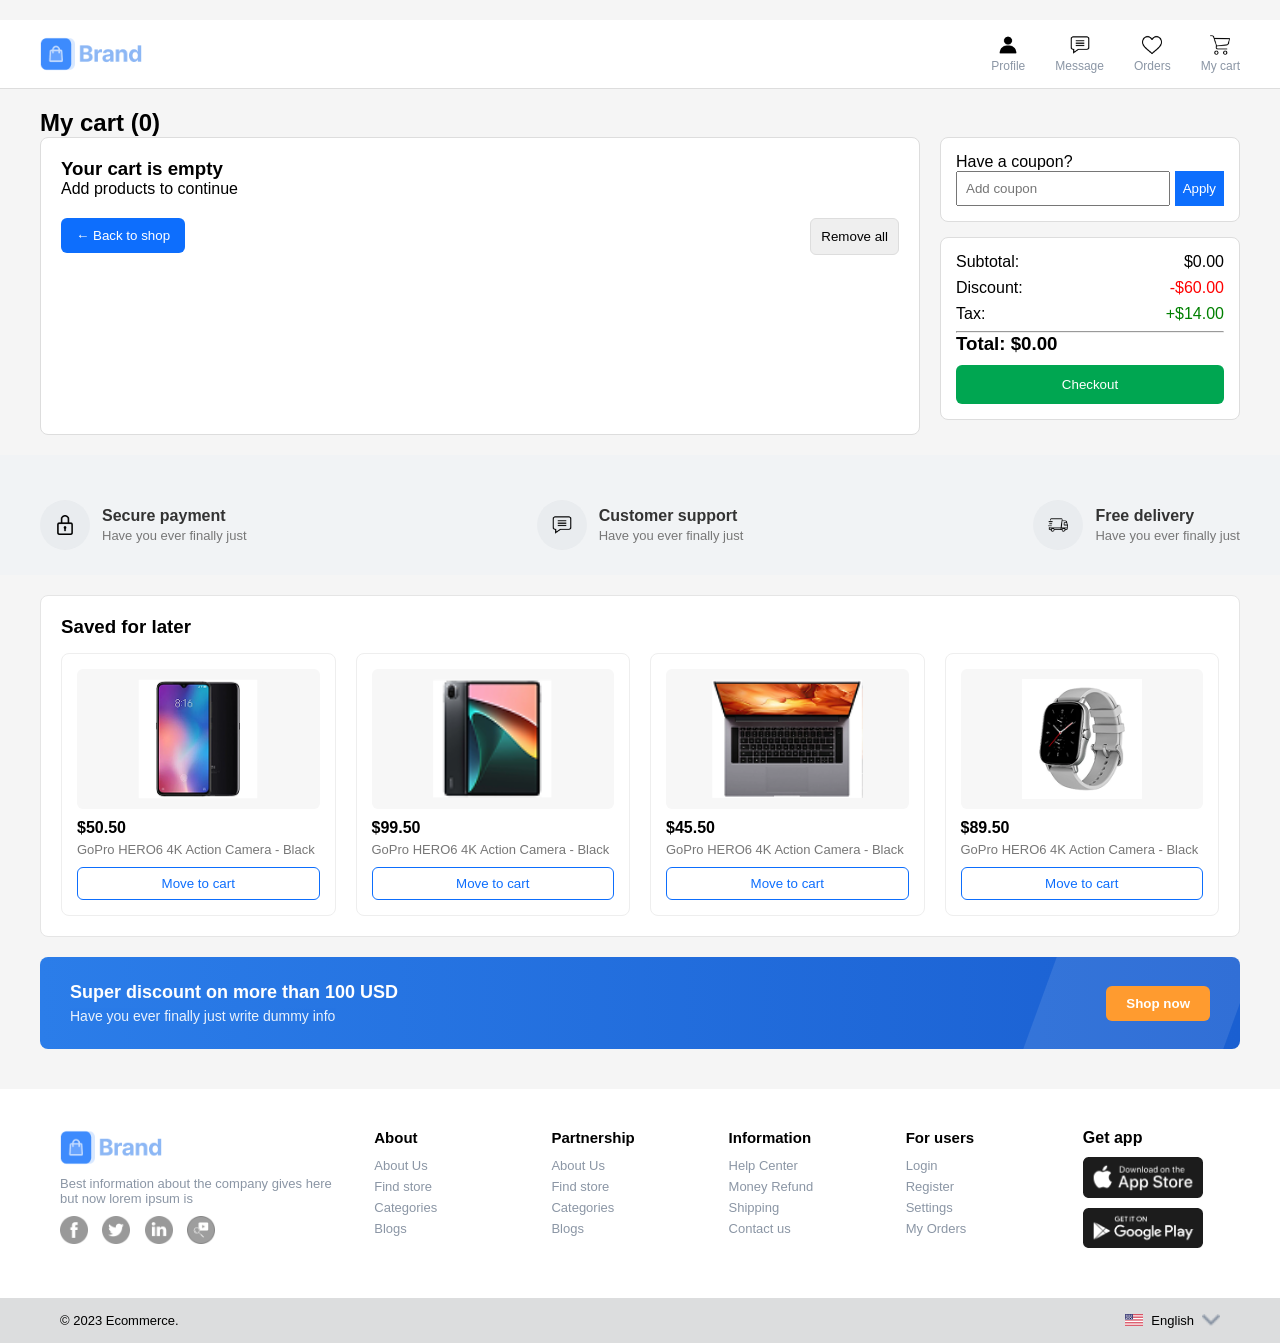
<file: cart.html>
<html lang="en">

<head>
    <meta charset="UTF-8">
    <meta name="viewport" content="width=device-width, initial-scale=1.0">
    <title>Products</title>
    <link rel="stylesheet" href="css/cart.css">
</head>

<body>

    <!-- HEADER -->
    <header class="header">

        <div class="container header-top">

            <!-- BRAND -->
            <div class="brand">
                <img src="assets/assets/Layout/Brand/logo-colored.png">
            </div>

            <!-- ICON MENU -->
            <div class="header-icons">

                <div class="icon-item">
                    <img src="assets/profile.png">
                    <span>Profile</span>
                </div>

                <div class="icon-item">
                    <img src="assets/comment.png">
                    <span>Message</span>
                </div>

                <div class="icon-item">
                    <img src="assets/heart (1).png">
                    <span>Orders</span>
                </div>

                <div class="icon-item">
                    <img src="assets/shopping-cart.png">
                    <span>My cart</span>
                </div>

            </div>

        </div>


    </header>

    <!-- cart -->
    <div class="container">

        <h2>My cart (<span id="cartCount">0</span>)</h2>

        <div class="cart-layout">

            <!-- LEFT SIDE -->
            <div class="cart-left">

                <div id="cartItems"></div>

                <!-- EMPTY -->
                <div id="emptyCart" style="display:none;">
                    <h3>Your cart is empty</h3>
                    <p>Add products to continue</p>

                </div>

                <!-- FOOTER -->
                <div class="cart-footer">
                    <a href="index.html">
                        <button class="back-btn" onclick="goBack()">← Back to shop</button>
                    </a>

                    <button class="remove-all" onclick="clearCart()">Remove all</button>
                </div>

            </div>


            <!-- RIGHT SIDE -->
            <div class="cart-right">

                <div class="coupon-box">
                    <p>Have a coupon?</p>
                    <div class="coupon-input">
                        <input type="text" placeholder="Add coupon">
                        <button>Apply</button>
                    </div>
                </div>

                <div class="summary-box">
                    <p>Subtotal: <span id="subtotal">$0</span></p>
                    <p>Discount: <span class="red">-$60.00</span></p>
                    <p>Tax: <span class="green">+$14.00</span></p>

                    <hr>

                    <h3>Total: <span id="total">$0</span></h3>

                    <button class="checkout-btn">Checkout</button>
                </div>

            </div>

        </div>

    </div>


    <!-- small cards -->
    <section class="features-strip">
        <div class="container features">

            <div class="feature-item">
                <div class="icon">
                    <img src="assets/padlock.png">
                </div>
                <div>
                    <h4>Secure payment</h4>
                    <p>Have you ever finally just</p>
                </div>
            </div>

            <div class="feature-item">
                <div class="icon">
                    <img src="assets/comment.png">
                </div>
                <div>
                    <h4>Customer support</h4>
                    <p>Have you ever finally just</p>
                </div>
            </div>

            <div class="feature-item">
                <div class="icon">
                    <img src="assets/express-delivery.png">
                </div>
                <div>
                    <h4>Free delivery</h4>
                    <p>Have you ever finally just</p>
                </div>
            </div>

        </div>
    </section>

    <!-- 4cardspanel -->
    <section class="saved-section">
        <div class="container">

            <div class="saved-box">

                <h3>Saved for later</h3>

                <div class="saved-grid" id="savedItems">

                    <!-- CARD 1 -->
                    <div class="saved-card">
                        <img src="assets/assets/Image/tech/image 23.png">
                        <h4>$50.50</h4>
                        <p>GoPro HERO6 4K Action Camera - Black</p>
                        <button onclick="moveToCart('GoPro HERO6', 50.50, 'assets/assets/Image/tech/image 23.png')">
                            Move to cart
                        </button>
                    </div>

                    <!-- CARD 2 -->
                    <div class="saved-card">
                        <img src="assets/assets/Image/tech/image 32.png">
                        <h4>$99.50</h4>
                        <p>GoPro HERO6 4K Action Camera - Black</p>
                        <button onclick="moveToCart('GoPro HERO6', 99.50, 'assets/assets/Image/tech/image 32.png')">
                            Move to cart
                        </button>
                    </div>

                    <!-- CARD 3 -->
                    <div class="saved-card">
                        <img src="assets/assets/Image/tech/image 34.png">
                        <h4>$45.50</h4>
                        <p>GoPro HERO6 4K Action Camera - Black</p>
                        <button onclick="moveToCart('GoPro HERO6', 45.50, 'assets/assets/Image/tech/image 34.png')">
                            Move to cart
                        </button>
                    </div>

                    <!-- CARD 4 -->
                    <div class="saved-card">
                        <img src="assets/assets/Image/tech/8.png">
                        <h4>$89.50</h4>
                        <p>GoPro HERO6 4K Action Camera - Black</p>
                        <button onclick="moveToCart('GoPro HERO6', 89.50, 'assets/assets/Image/tech/8.png')">
                            Move to cart
                        </button>
                    </div>

                </div>

            </div>

        </div>
    </section>








    <!-- discount banner -->
    <section class="discount-banner">
        <div class="container">

            <div class="discount-box">

                <div class="discount-text">
                    <h3>Super discount on more than 100 USD</h3>
                    <p>Have you ever finally just write dummy info</p>
                </div>

                <button class="shop-btn">Shop now</button>

            </div>

        </div>
    </section>


    <!-- FOOTER -->

    <footer class="footer">

        <!-- TOP FOOTER -->

        <div class="footer-top">

            <div class="footer-brand">

                <img src="assets/assets/Layout/Brand/logo-colored.png">

                <p>
                    Best information about the company
                    gives here but now lorem ipsum is
                </p>

                <div class="social-icons">

                    <img src="assets/social.png">
                    <img src="assets/twitter.png">
                    <img src="assets/link.png">
                    <img src="assets/youtube.png">

                </div>

            </div>


            <!-- LINKS -->

            <div class="footer-links">

                <h4>About</h4>
                <a>About Us</a>
                <a>Find store</a>
                <a>Categories</a>
                <a>Blogs</a>

            </div>

            <div class="footer-links">

                <h4>Partnership</h4>
                <a>About Us</a>
                <a>Find store</a>
                <a>Categories</a>
                <a>Blogs</a>

            </div>

            <div class="footer-links">

                <h4>Information</h4>
                <a>Help Center</a>
                <a>Money Refund</a>
                <a>Shipping</a>
                <a>Contact us</a>

            </div>

            <div class="footer-links">

                <h4>For users</h4>
                <a>Login</a>
                <a>Register</a>
                <a>Settings</a>
                <a>My Orders</a>

            </div>


            <!-- APP DOWNLOAD -->

            <div class="footer-app">

                <h4>Get app</h4>

                <img src="assets/assets/Layout/Misc/market-button.png">
                <img src="assets/assets/Layout/Misc/Group.png">

            </div>

        </div>


        <!-- BOTTOM BAR -->

        <div class="footer-bottom">

            <p>© 2023 Ecommerce.</p>

            <div class="language-dropdown">

                <div class="language-selected" onclick="toggleLanguage()">

                    <img src="assets/assets/Layout1/Image/flags/US@2x.png">
                    English
                    <img src="assets/assets/Layout/Form/input-group/Icon/control/Vector.png">

                </div>

                <ul id="languageList">

                    <li><img src="assets/assets/Layout1/Image/flags/US@2x.png"> English</li>
                    <li><img src="assets/assets/Layout1/Image/flags/FR@2x.png"> French</li>
                    <li><img src="assets/assets/Layout1/Image/flags/CN@2x.png"> Chinese</li>
                    <li><img src="assets/assets/Layout1/Image/flags/GB@2x.png"> British</li>

                </ul>

            </div>

        </div>

    </footer>



    <script src="js/cart.js"></script>
</body>

</html>
</file>
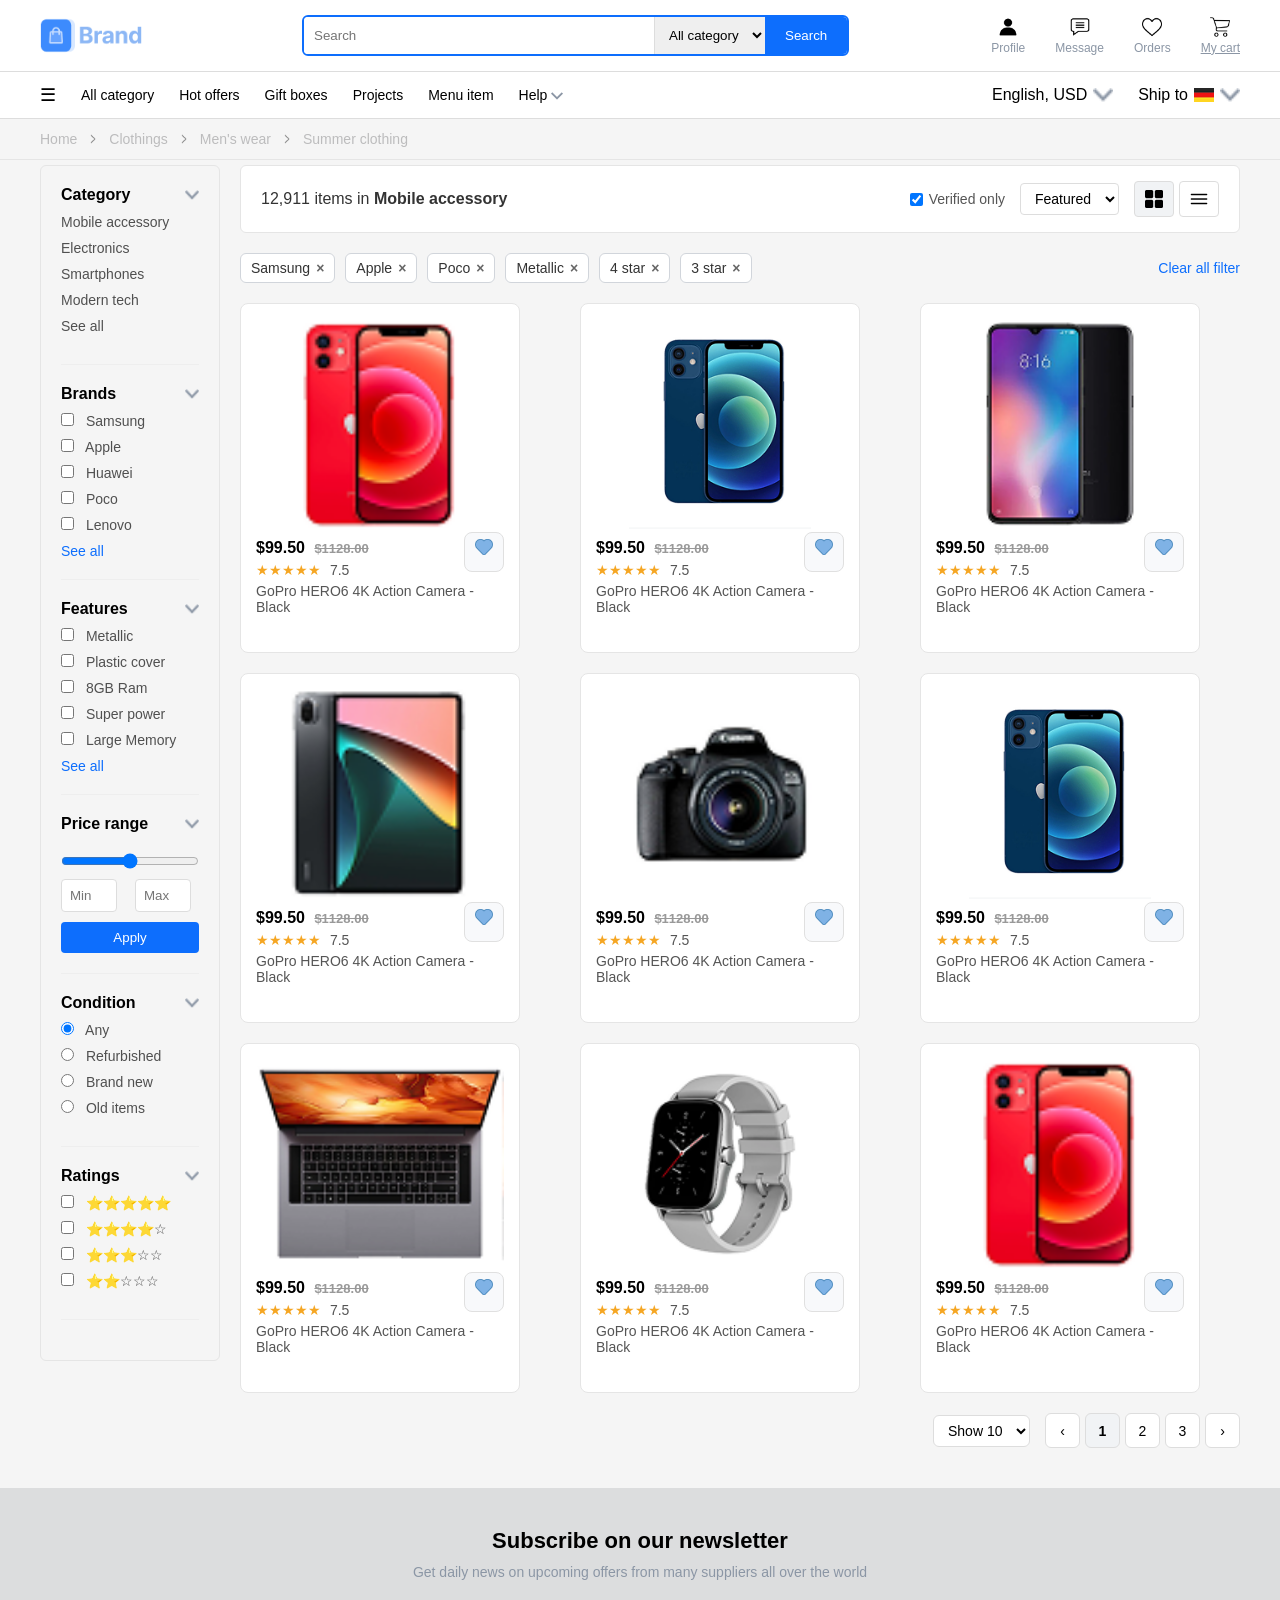
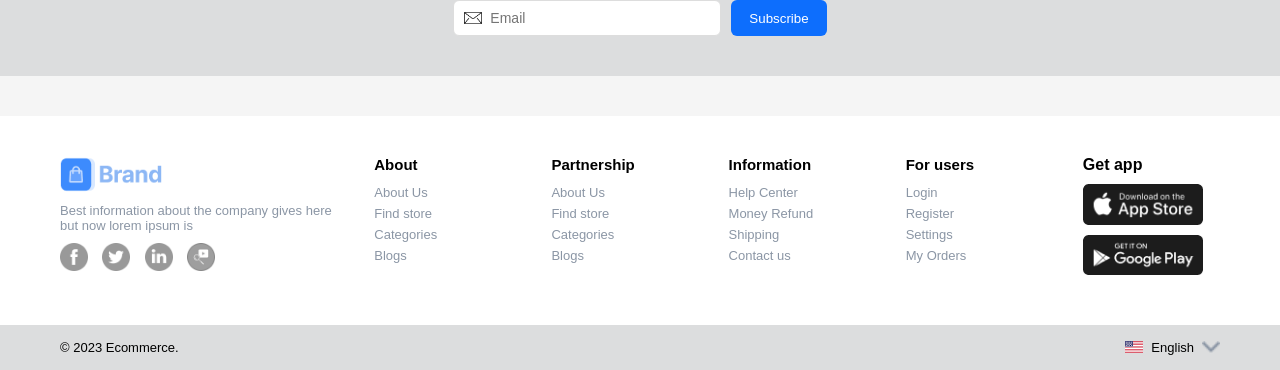
<file: products-grid.html>
<html lang="en">

<head>
    <meta charset="UTF-8">
    <meta name="viewport" content="width=device-width, initial-scale=1.0">
    <title>Products</title>
    <link rel="stylesheet" href="css/products-grid.css">
</head>

<body>

    <!-- HEADER -->
    <header class="header">

        <div class="container header-top">

            <!-- BRAND -->
            <div class="brand">
                <img src="assets/assets/Layout/Brand/logo-colored.png">
            </div>


            <!-- SEARCH BAR -->
            <div class="search-box">

                <input type="text" placeholder="Search">

                <select>
                    <option>All category</option>
                    <option>Electronics</option>
                    <option>Clothes</option>
                </select>

                <button>Search</button>

            </div>


            <!-- ICON MENU -->
            <div class="header-icons">

                <div class="icon-item">
                    <img src="assets/profile.png">
                    <span>Profile</span>
                </div>

                <div class="icon-item">
                    <img src="assets/comment.png">
                    <span>Message</span>
                </div>

                <div class="icon-item">
                    <img src="assets/heart (1).png">
                    <span>Orders</span>
                </div>
                <a href="cart.html" class="icon-item">
                    <img src="assets/shopping-cart.png">
                    <span>My cart</span>
                </a>

            </div>

        </div>


    </header>
    <!-- NAVBAR -->
    <nav class="navbar">

        <div class="container nav-inner">

            <!-- LEFT MENU -->
            <ul class="nav-left">

                <li class="menu-icon">☰</li>
                <li>All category</li>
                <li>Hot offers</li>
                <li>Gift boxes</li>
                <li>Projects</li>
                <li>Menu item</li>

                <li class="help">
                    Help
                    <img src="assets/assets/Layout/Form/input-group/Icon/control/Vector.png">

                    <ul class="help-dropdown">
                        <li>Support</li>
                        <li>FAQ</li>
                        <li>Contact</li>
                    </ul>
                </li>

            </ul>



            <!-- RIGHT MENU -->
            <div class="nav-right">

                <!-- LANGUAGE -->
                <div class="dropdown">

                    <div class="dropdown-btn" onclick="toggleDropdown('languageMenu')">
                        English, USD
                        <img src="assets/assets/Layout/Form/input-group/Icon/control/Vector.png">
                    </div>

                    <ul class="dropdown-menu" id="languageMenu">

                        <li>English</li>
                        <li>Spanish</li>
                        <li>German</li>
                        <li>French</li>

                    </ul>

                </div>


                <!-- COUNTRY -->
                <div class="dropdown">

                    <div class="dropdown-btn" onclick="toggleDropdown('countryMenu')">
                        Ship to <img src="assets/assets/Layout1/Image/flags/DE@2x.png">
                        <img src="assets/assets/Layout/Form/input-group/Icon/control/Vector.png">
                    </div>

                    <ul class="dropdown-menu" id="countryMenu">

                        <li><img src="assets/assets/Layout1/Image/flags/US@2x.png"> USA</li>
                        <li><img src="assets/assets/Layout1/Image/flags/GB@2x.png"> UK</li>
                        <li><img src="assets/assets/Layout1/Image/flags/DE@2x.png"> Germany</li>
                        <li><img src="assets/assets/Layout1/Image/flags/FR@2x.png"> France</li>

                    </ul>

                </div>

            </div>

        </div>

    </nav>


    <!-- BREADCRUMB -->

    <section class="breadcrumb-section">
        <div class="container breadcrumb">

            <a href="index.html">Home</a>

            <img src="assets/chevron.png">

            <a href="products.html">Clothings</a>

            <img src="assets/chevron.png">

            <a href="products.html">Men's wear</a>

            <img src="assets/chevron.png">

            <a>Summer clothing</a>

        </div>
    </section>


    <!-- PRODUCTS PAGE LAYOUT -->
    <section class="products-page">

        <div class="container products-layout">

            <!-- LEFT SIDEBAR -->
            <aside class="filters">

                <!-- CATEGORY -->
                <div class="filter-box">

                    <div class="filter-header" onclick="toggleFilter(this)">
                        <h4>Category</h4>
                        <img src="assets/assets/Layout/Form/input-group/Icon/control/Vector.png" class="arrow">
                    </div>

                    <div class="filter-content">
                        <ul class="category-list">
                            <li>Mobile accessory</li>
                            <li>Electronics</li>
                            <li>Smartphones</li>
                            <li>Modern tech</li>
                            <li class="see-all">See all</li>
                        </ul>
                    </div>

                </div>


                <!-- BRANDS -->
                <div class="filter-box">

                    <div class="filter-header" onclick="toggleFilter(this)">
                        <h4>Brands</h4>
                        <img src="assets/assets/Layout/Form/input-group/Icon/control/Vector.png" class="arrow">
                    </div>

                    <div class="filter-content">
                        <label><input type="checkbox"> Samsung</label>
                        <label><input type="checkbox"> Apple</label>
                        <label><input type="checkbox"> Huawei</label>
                        <label><input type="checkbox"> Poco</label>
                        <label><input type="checkbox"> Lenovo</label>

                        <p class="see-all">See all</p>
                    </div>

                </div>


                <!-- FEATURES -->
                <div class="filter-box">

                    <div class="filter-header" onclick="toggleFilter(this)">
                        <h4>Features</h4>
                        <img src="assets/assets/Layout/Form/input-group/Icon/control/Vector.png" class="arrow">
                    </div>

                    <div class="filter-content">
                        <label><input type="checkbox"> Metallic</label>
                        <label><input type="checkbox"> Plastic cover</label>
                        <label><input type="checkbox"> 8GB Ram</label>
                        <label><input type="checkbox"> Super power</label>
                        <label><input type="checkbox"> Large Memory</label>

                        <p class="see-all">See all</p>
                    </div>

                </div>


                <!-- PRICE RANGE -->
                <div class="filter-box">

                    <div class="filter-header" onclick="toggleFilter(this)">
                        <h4>Price range</h4>
                        <img src="assets/assets/Layout/Form/input-group/Icon/control/Vector.png" class="arrow">
                    </div>

                    <div class="filter-content">

                        <input type="range" min="0" max="1000" class="range">

                        <div class="price-inputs">
                            <input type="text" placeholder="Min">
                            <input type="text" placeholder="Max">
                        </div>

                        <button class="apply-btn">Apply</button>

                    </div>

                </div>


                <!-- CONDITION -->
                <div class="filter-box">

                    <div class="filter-header" onclick="toggleFilter(this)">
                        <h4>Condition</h4>
                        <img src="assets/assets/Layout/Form/input-group/Icon/control/Vector.png" class="arrow">
                    </div>

                    <div class="filter-content">
                        <label><input type="radio" name="condition" checked> Any</label>
                        <label><input type="radio" name="condition"> Refurbished</label>
                        <label><input type="radio" name="condition"> Brand new</label>
                        <label><input type="radio" name="condition"> Old items</label>
                    </div>

                </div>


                <!-- RATINGS -->
                <div class="filter-box">

                    <div class="filter-header" onclick="toggleFilter(this)">
                        <h4>Ratings</h4>
                        <img src="assets/assets/Layout/Form/input-group/Icon/control/Vector.png" class="arrow">
                    </div>

                    <div class="filter-content">
                        <label><input type="checkbox"> ⭐⭐⭐⭐⭐</label>
                        <label><input type="checkbox"> ⭐⭐⭐⭐☆</label>
                        <label><input type="checkbox"> ⭐⭐⭐☆☆</label>
                        <label><input type="checkbox"> ⭐⭐☆☆☆</label>
                    </div>

                </div>

            </aside>


            <!-- RIGHT CONTENT -->
            <div class="products-content">

                <!-- PRODUCTS TOP BAR -->
                <div class="products-topbar">

                    <div class="items-count">
                        12,911 items in <b>Mobile accessory</b>
                    </div>

                    <div class="topbar-actions">

                        <label class="verified-check">
                            <input type="checkbox" checked>
                            Verified only
                        </label>

                        <select class="sort-select">
                            <option>Featured</option>
                        </select>

                        <div class="view-icons">
                            <button id="gridBtn" class="view-btn active">
                                <img src="assets/grid.png">
                            </button>


                            <a id="listBtn" class="view-btn" href="products-list.html">
                                <img src="assets/list.png">
                            </a>

                        </div>

                    </div>

                </div>

                <div class="active-filters">

                    <div class="filter-tags">

                        <span class="tag">Samsung <span class="remove">×</span></span>
                        <span class="tag">Apple <span class="remove">×</span></span>
                        <span class="tag">Poco <span class="remove">×</span></span>
                        <span class="tag">Metallic <span class="remove">×</span></span>
                        <span class="tag">4 star <span class="remove">×</span></span>
                        <span class="tag">3 star <span class="remove">×</span></span>

                    </div>

                    <a href="#" class="clear-all">Clear all filter</a>

                </div>

                <!-- GRID PRODUCTS -->
                <div class="grid-products">

                    <!-- ROW 1 -->
                    <div class="grid-card">
                        <img src="assets/assets/Image/tech/image 33.png">
                        <h4>$99.50 <span>$1128.00</span></h4>
                        <div class="stars">★★★★★ <span>7.5</span></div>
                        <p>GoPro HERO6 4K Action Camera - Black</p>
                        <button class="wish">
                            <img src="assets/heart.png">
                        </button>
                    </div>

                    <div class="grid-card">
                        <img src="assets/iphone.png">
                        <h4>$99.50 <span>$1128.00</span></h4>
                        <div class="stars">★★★★★ <span>7.5</span></div>
                        <p>GoPro HERO6 4K Action Camera - Black</p>
                        <button class="wish">
                            <img src="assets/heart.png">
                        </button>
                    </div>

                    <div class="grid-card">
                        <img src="assets/assets/Image/tech/image 23.png">
                        <h4>$99.50 <span>$1128.00</span></h4>
                        <div class="stars">★★★★★ <span>7.5</span></div>
                        <p>GoPro HERO6 4K Action Camera - Black</p>
                        <button class="wish">
                            <img src="assets/heart.png">
                        </button>
                    </div>


                    <!-- ROW 2 -->
                    <div class="grid-card">
                        <img src="assets/assets/Image/tech/image 32.png">
                        <h4>$99.50 <span>$1128.00</span></h4>
                        <div class="stars">★★★★★ <span>7.5</span></div>
                        <p>GoPro HERO6 4K Action Camera - Black</p>
                        <button class="wish">
                            <img src="assets/heart.png">
                        </button>
                    </div>

                    <div class="grid-card">
                        <img src="assets/assets/Image/tech/6.png">
                        <h4>$99.50 <span>$1128.00</span></h4>
                        <div class="stars">★★★★★ <span>7.5</span></div>
                        <p>GoPro HERO6 4K Action Camera - Black</p>
                        <button class="wish">
                            <img src="assets/heart.png">
                        </button>
                    </div>

                    <div class="grid-card">
                        <img src="assets/iphone.png">
                        <h4>$99.50 <span>$1128.00</span></h4>
                        <div class="stars">★★★★★ <span>7.5</span></div>
                        <p>GoPro HERO6 4K Action Camera - Black</p>
                        <button class="wish">
                            <img src="assets/heart.png">
                        </button>
                    </div>


                    <!-- ROW 3 -->
                    <div class="grid-card">
                        <img src="assets/assets/Image/tech/image 34.png">
                        <h4>$99.50 <span>$1128.00</span></h4>
                        <div class="stars">★★★★★ <span>7.5</span></div>
                        <p>GoPro HERO6 4K Action Camera - Black</p>
                        <button class="wish">
                            <img src="assets/heart.png">
                        </button>
                    </div>

                    <div class="grid-card">
                        <img src="assets/assets/Image/tech/8.png">
                        <h4>$99.50 <span>$1128.00</span></h4>
                        <div class="stars">★★★★★ <span>7.5</span></div>
                        <p>GoPro HERO6 4K Action Camera - Black</p>
                        <button class="wish">
                            <img src="assets/heart.png">
                        </button>
                    </div>

                    <div class="grid-card">
                        <img src="assets/assets/Image/tech/image 33.png">
                        <h4>$99.50 <span>$1128.00</span></h4>
                        <div class="stars">★★★★★ <span>7.5</span></div>
                        <p>GoPro HERO6 4K Action Camera - Black</p>
                        <button class="wish">
                            <img src="assets/heart.png">
                        </button>
                    </div>

                </div>

                <!-- Pagination -->

                <div class="products-pagination">

                    <select class="show-select">
                        <option>Show 10</option>
                        <option>Show 20</option>
                        <option>Show 50</option>
                    </select>

                    <div class="pagination">

                        <button class="page-btn">‹</button>

                        <button class="page-btn active">1</button>
                        <button class="page-btn">2</button>
                        <button class="page-btn">3</button>

                        <button class="page-btn">›</button>

                    </div>

                </div>


            </div>

        </div>


    </section>


    <!-- NEWSLETTER SECTION -->

    <section class="newsletter">

        <div class="container newsletter-box">

            <h2>Subscribe on our newsletter</h2>

            <p>
                Get daily news on upcoming offers from many suppliers all over the world
            </p>

            <div class="subscribe-form">

                <div class="email-input">

                    <img src="assets/mail.png">

                    <input type="email" placeholder="Email">

                </div>

                <button>Subscribe</button>

            </div>

        </div>

    </section>


    <!-- FOOTER -->

    <footer class="footer">

        <!-- TOP FOOTER -->

        <div class="footer-top">

            <div class="footer-brand">

                <img src="assets/assets/Layout/Brand/logo-colored.png">

                <p>
                    Best information about the company
                    gives here but now lorem ipsum is
                </p>

                <div class="social-icons">

                    <img src="assets/social.png">
                    <img src="assets/twitter.png">
                    <img src="assets/link.png">
                    <img src="assets/youtube.png">

                </div>

            </div>


            <!-- LINKS -->

            <div class="footer-links">

                <h4>About</h4>
                <a>About Us</a>
                <a>Find store</a>
                <a>Categories</a>
                <a>Blogs</a>

            </div>

            <div class="footer-links">

                <h4>Partnership</h4>
                <a>About Us</a>
                <a>Find store</a>
                <a>Categories</a>
                <a>Blogs</a>

            </div>

            <div class="footer-links">

                <h4>Information</h4>
                <a>Help Center</a>
                <a>Money Refund</a>
                <a>Shipping</a>
                <a>Contact us</a>

            </div>

            <div class="footer-links">

                <h4>For users</h4>
                <a>Login</a>
                <a>Register</a>
                <a>Settings</a>
                <a>My Orders</a>

            </div>


            <!-- APP DOWNLOAD -->

            <div class="footer-app">

                <h4>Get app</h4>

                <img src="assets/assets/Layout/Misc/market-button.png">
                <img src="assets/assets/Layout/Misc/Group.png">

            </div>

        </div>


        <!-- BOTTOM BAR -->

        <div class="footer-bottom">

            <p>© 2023 Ecommerce.</p>

            <div class="language-dropdown">

                <div class="language-selected" onclick="toggleLanguage()">

                    <img src="assets/assets/Layout1/Image/flags/US@2x.png">
                    English
                    <img src="assets/assets/Layout/Form/input-group/Icon/control/Vector.png">

                </div>

                <ul id="languageList">

                    <li><img src="assets/assets/Layout1/Image/flags/US@2x.png"> English</li>
                    <li><img src="assets/assets/Layout1/Image/flags/FR@2x.png"> French</li>
                    <li><img src="assets/assets/Layout1/Image/flags/CN@2x.png"> Chinese</li>
                    <li><img src="assets/assets/Layout1/Image/flags/GB@2x.png"> British</li>

                </ul>

            </div>

        </div>

    </footer>




    <script src="js/script.js"></script>
</body>

</html>
</file>
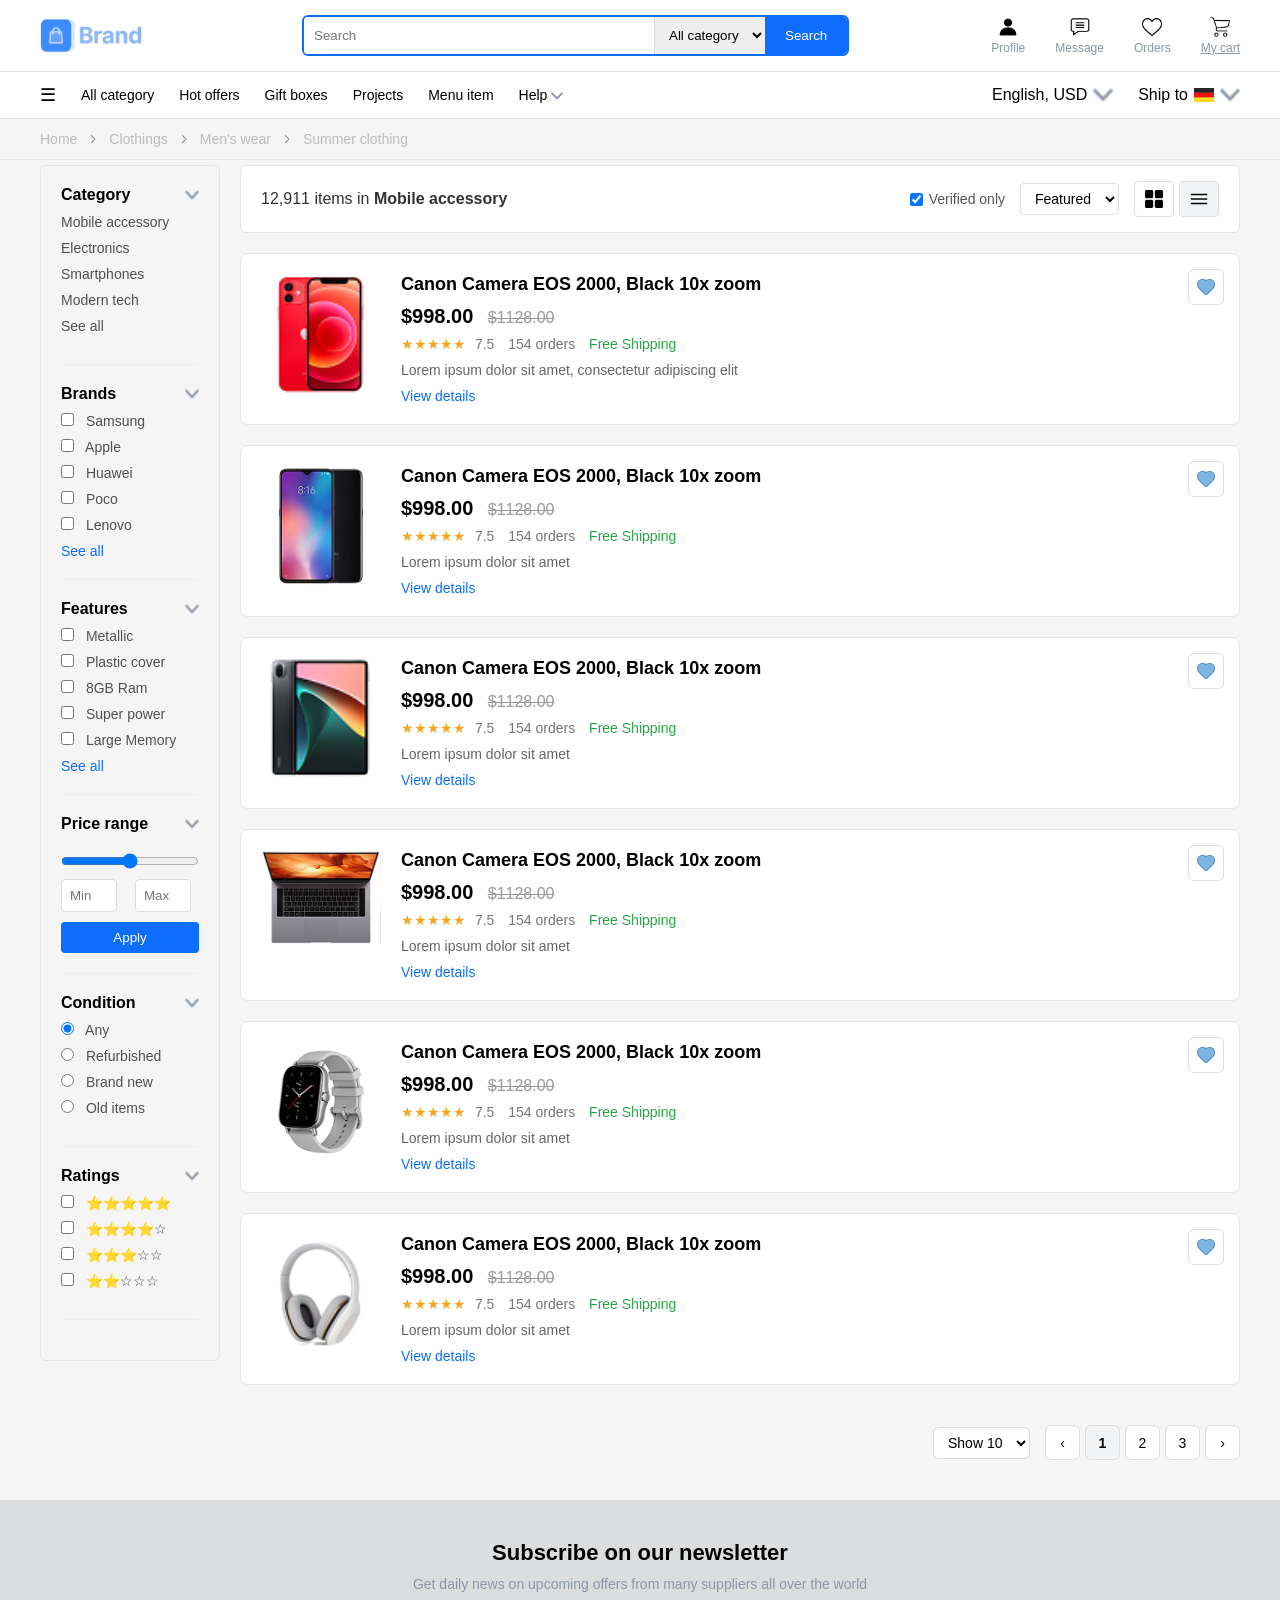
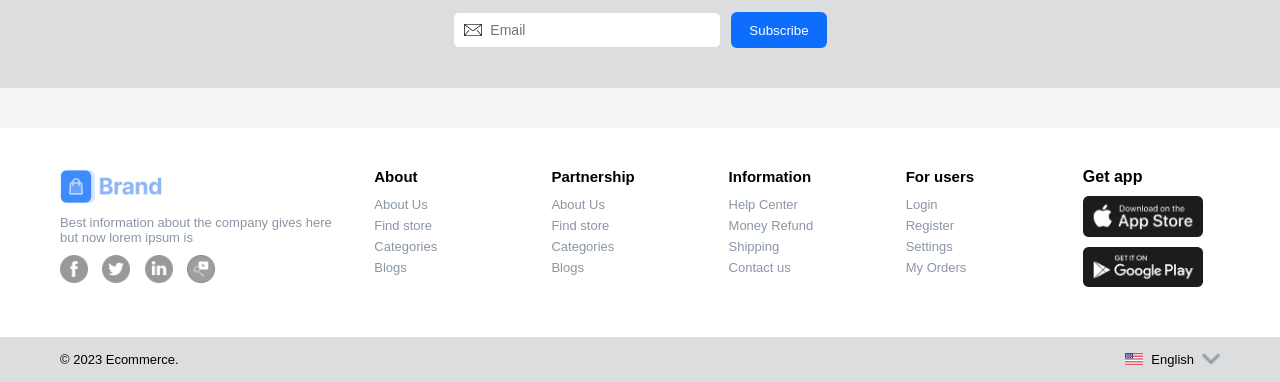
<file: products-list.html>
<html lang="en">

<head>
    <meta charset="UTF-8">
    <meta name="viewport" content="width=device-width, initial-scale=1.0">
    <title>Products</title>
    <link rel="stylesheet" href="css/products-list.css">
</head>

<body>

    <!-- HEADER -->
    <header class="header">

        <div class="container header-top">

            <!-- BRAND -->
            <div class="brand">
                <img src="assets/assets/Layout/Brand/logo-colored.png">
            </div>


            <!-- SEARCH BAR -->
            <div class="search-box">

                <input type="text" placeholder="Search">

                <select>
                    <option>All category</option>
                    <option>Electronics</option>
                    <option>Clothes</option>
                </select>

                <button>Search</button>

            </div>


            <!-- ICON MENU -->
            <div class="header-icons">

                <div class="icon-item">
                    <img src="assets/profile.png">
                    <span>Profile</span>
                </div>

                <div class="icon-item">
                    <img src="assets/comment.png">
                    <span>Message</span>
                </div>

                <div class="icon-item">
                    <img src="assets/heart (1).png">
                    <span>Orders</span>
                </div>

                <a href="cart.html" class="icon-item">
                    <img src="assets/shopping-cart.png">
                    <span>My cart</span>
                </a>

            </div>

        </div>


    </header>
    <!-- NAVBAR -->
    <nav class="navbar">

        <div class="container nav-inner">

            <!-- LEFT MENU -->
            <ul class="nav-left">

                <li class="menu-icon">☰</li>
                <li>All category</li>
                <li>Hot offers</li>
                <li>Gift boxes</li>
                <li>Projects</li>
                <li>Menu item</li>

                <li class="help">
                    Help
                    <img src="assets/assets/Layout/Form/input-group/Icon/control/Vector.png">

                    <ul class="help-dropdown">
                        <li>Support</li>
                        <li>FAQ</li>
                        <li>Contact</li>
                    </ul>
                </li>

            </ul>



            <!-- RIGHT MENU -->
            <div class="nav-right">

                <!-- LANGUAGE -->
                <div class="dropdown">

                    <div class="dropdown-btn" onclick="toggleDropdown('languageMenu')">
                        English, USD
                        <img src="assets/assets/Layout/Form/input-group/Icon/control/Vector.png">
                    </div>

                    <ul class="dropdown-menu" id="languageMenu">

                        <li>English</li>
                        <li>Spanish</li>
                        <li>German</li>
                        <li>French</li>

                    </ul>

                </div>


                <!-- COUNTRY -->
                <div class="dropdown">

                    <div class="dropdown-btn" onclick="toggleDropdown('countryMenu')">
                        Ship to <img src="assets/assets/Layout1/Image/flags/DE@2x.png">
                        <img src="assets/assets/Layout/Form/input-group/Icon/control/Vector.png">
                    </div>

                    <ul class="dropdown-menu" id="countryMenu">

                        <li><img src="assets/assets/Layout1/Image/flags/US@2x.png"> USA</li>
                        <li><img src="assets/assets/Layout1/Image/flags/GB@2x.png"> UK</li>
                        <li><img src="assets/assets/Layout1/Image/flags/DE@2x.png"> Germany</li>
                        <li><img src="assets/assets/Layout1/Image/flags/FR@2x.png"> France</li>

                    </ul>

                </div>

            </div>

        </div>

    </nav>

    <!-- BREADCRUMB -->

    <section class="breadcrumb-section">
        <div class="container breadcrumb">

            <a href="index.html">Home</a>

            <img src="assets/chevron.png">

            <a href="products.html">Clothings</a>

            <img src="assets/chevron.png">

            <a href="products.html">Men's wear</a>

            <img src="assets/chevron.png">

            <a>Summer clothing</a>

        </div>
    </section>

    <!-- PRODUCTS PAGE LAYOUT -->
    <section class="products-page">

        <div class="container products-layout">

            <!-- LEFT SIDEBAR -->
            <aside class="filters">

                <!-- CATEGORY -->
                <div class="filter-box">

                    <div class="filter-header" onclick="toggleFilter(this)">
                        <h4>Category</h4>
                        <img src="assets/assets/Layout/Form/input-group/Icon/control/Vector.png" class="arrow">
                    </div>

                    <div class="filter-content">
                        <ul class="category-list">
                            <li>Mobile accessory</li>
                            <li>Electronics</li>
                            <li>Smartphones</li>
                            <li>Modern tech</li>
                            <li class="see-all">See all</li>
                        </ul>
                    </div>

                </div>


                <!-- BRANDS -->
                <div class="filter-box">

                    <div class="filter-header" onclick="toggleFilter(this)">
                        <h4>Brands</h4>
                        <img src="assets/assets/Layout/Form/input-group/Icon/control/Vector.png" class="arrow">
                    </div>

                    <div class="filter-content">
                        <label><input type="checkbox"> Samsung</label>
                        <label><input type="checkbox"> Apple</label>
                        <label><input type="checkbox"> Huawei</label>
                        <label><input type="checkbox"> Poco</label>
                        <label><input type="checkbox"> Lenovo</label>

                        <p class="see-all">See all</p>
                    </div>

                </div>


                <!-- FEATURES -->
                <div class="filter-box">

                    <div class="filter-header" onclick="toggleFilter(this)">
                        <h4>Features</h4>
                        <img src="assets/assets/Layout/Form/input-group/Icon/control/Vector.png" class="arrow">
                    </div>

                    <div class="filter-content">
                        <label><input type="checkbox"> Metallic</label>
                        <label><input type="checkbox"> Plastic cover</label>
                        <label><input type="checkbox"> 8GB Ram</label>
                        <label><input type="checkbox"> Super power</label>
                        <label><input type="checkbox"> Large Memory</label>

                        <p class="see-all">See all</p>
                    </div>

                </div>


                <!-- PRICE RANGE -->
                <div class="filter-box">

                    <div class="filter-header" onclick="toggleFilter(this)">
                        <h4>Price range</h4>
                        <img src="assets/assets/Layout/Form/input-group/Icon/control/Vector.png" class="arrow">
                    </div>

                    <div class="filter-content">

                        <input type="range" min="0" max="1000" class="range">

                        <div class="price-inputs">
                            <input type="text" placeholder="Min">
                            <input type="text" placeholder="Max">
                        </div>

                        <button class="apply-btn">Apply</button>

                    </div>

                </div>


                <!-- CONDITION -->
                <div class="filter-box">

                    <div class="filter-header" onclick="toggleFilter(this)">
                        <h4>Condition</h4>
                        <img src="assets/assets/Layout/Form/input-group/Icon/control/Vector.png" class="arrow">
                    </div>

                    <div class="filter-content">
                        <label><input type="radio" name="condition" checked> Any</label>
                        <label><input type="radio" name="condition"> Refurbished</label>
                        <label><input type="radio" name="condition"> Brand new</label>
                        <label><input type="radio" name="condition"> Old items</label>
                    </div>

                </div>


                <!-- RATINGS -->
                <div class="filter-box">

                    <div class="filter-header" onclick="toggleFilter(this)">
                        <h4>Ratings</h4>
                        <img src="assets/assets/Layout/Form/input-group/Icon/control/Vector.png" class="arrow">
                    </div>

                    <div class="filter-content">
                        <label><input type="checkbox"> ⭐⭐⭐⭐⭐</label>
                        <label><input type="checkbox"> ⭐⭐⭐⭐☆</label>
                        <label><input type="checkbox"> ⭐⭐⭐☆☆</label>
                        <label><input type="checkbox"> ⭐⭐☆☆☆</label>
                    </div>

                </div>

            </aside>

            <!-- RIGHT CONTENT -->
            <div class="products-content">

                <!-- PRODUCTS TOP BAR -->
                <div class="products-topbar">

                    <div class="items-count">
                        12,911 items in <b>Mobile accessory</b>
                    </div>

                    <div class="topbar-actions">

                        <label class="verified-check">
                            <input type="checkbox" checked>
                            Verified only
                        </label>

                        <select class="sort-select">
                            <option>Featured</option>
                        </select>

                        <div class="view-icons">
                            <a href="products-grid.html" id="gridBtn" class="view-btn">
                                <img src="assets/grid.png">
                            </a>

                            <button id="listBtn" class="view-btn active">
                                <img src="assets/list.png">
                            </button>
                        </div>

                    </div>

                </div>










                <div class="product-list">



                    <!-- CARD 1 -->
                    <div class="product-card">

                        <img class="product-img" src="assets/assets/Image/tech/image 33.png">

                        <div class="product-info">

                            <h3>Canon Camera EOS 2000, Black 10x zoom</h3>

                            <div class="price">
                                <span class="new-price">$998.00</span>
                                <span class="old-price">$1128.00</span>
                            </div>

                            <div class="rating">
                                <span class="stars">★★★★★</span>
                                <span class="score">7.5</span>
                                <span class="orders">154 orders</span>
                                <span class="shipping">Free Shipping</span>
                            </div>

                            <p class="desc">
                                Lorem ipsum dolor sit amet, consectetur adipiscing elit
                            </p>

                            <a href="javascript:void(0)" class="details"
                                onclick="openProduct('Canon Camera EOS 2000', 998, 'assets/assets/Image/tech/image 33.png')">
                                View details
                            </a>

                        </div>

                        <button class="wish">
                            <img src="assets/heart.png">
                        </button>

                    </div>


                    <!-- CARD 2 -->
                    <div class="product-card">

                        <img class="product-img" src="assets/assets/Image/tech/image 23.png">

                        <div class="product-info">

                            <h3>Canon Camera EOS 2000, Black 10x zoom</h3>

                            <div class="price">
                                <span class="new-price">$998.00</span>
                                <span class="old-price">$1128.00</span>
                            </div>

                            <div class="rating">
                                <span class="stars">★★★★★</span>
                                <span class="score">7.5</span>
                                <span class="orders">154 orders</span>
                                <span class="shipping">Free Shipping</span>
                            </div>

                            <p class="desc">
                                Lorem ipsum dolor sit amet
                            </p>

                            <a href="javascript:void(0)" class="details"
                                onclick="openProduct('Canon Camera EOS 2000', 998, 'assets/assets/Image/tech/image 23.png')">
                                View details
                            </a>

                        </div>

                        <button class="wish">
                            <img src="assets/heart.png">
                        </button>

                    </div>


                    <!-- CARD 3 -->
                    <div class="product-card">

                        <img class="product-img" src="assets/assets/Image/tech/image 32.png">

                        <div class="product-info">

                            <h3>Canon Camera EOS 2000, Black 10x zoom</h3>

                            <div class="price">
                                <span class="new-price">$998.00</span>
                                <span class="old-price">$1128.00</span>
                            </div>

                            <div class="rating">
                                <span class="stars">★★★★★</span>
                                <span class="score">7.5</span>
                                <span class="orders">154 orders</span>
                                <span class="shipping">Free Shipping</span>
                            </div>

                            <p class="desc">
                                Lorem ipsum dolor sit amet
                            </p>

                            <a href="javascript:void(0)" class="details"
                                onclick="openProduct('Canon Camera EOS 2000', 998, 'assets/assets/Image/tech/image 32.png')">
                                View details
                            </a>

                        </div>

                        <button class="wish">
                            <img src="assets/heart.png">
                        </button>

                    </div>


                    <!-- CARD 4 -->
                    <div class="product-card">

                        <img class="product-img" src="assets/assets/Image/tech/image 34.png">

                        <div class="product-info">

                            <h3>Canon Camera EOS 2000, Black 10x zoom</h3>

                            <div class="price">
                                <span class="new-price">$998.00</span>
                                <span class="old-price">$1128.00</span>
                            </div>

                            <div class="rating">
                                <span class="stars">★★★★★</span>
                                <span class="score">7.5</span>
                                <span class="orders">154 orders</span>
                                <span class="shipping">Free Shipping</span>
                            </div>

                            <p class="desc">
                                Lorem ipsum dolor sit amet
                            </p>

                            <a href="javascript:void(0)" class="details"
                                onclick="openProduct('Canon Camera EOS 2000', 998, 'assets/assets/Image/tech/image 34.png')">
                                View details
                            </a>

                        </div>

                        <button class="wish">
                            <img src="assets/heart.png">
                        </button>

                    </div>


                    <!-- CARD 5 -->
                    <div class="product-card">

                        <img class="product-img" src="assets/assets/Image/tech/8.png">

                        <div class="product-info">

                            <h3>Canon Camera EOS 2000, Black 10x zoom</h3>

                            <div class="price">
                                <span class="new-price">$998.00</span>
                                <span class="old-price">$1128.00</span>
                            </div>

                            <div class="rating">
                                <span class="stars">★★★★★</span>
                                <span class="score">7.5</span>
                                <span class="orders">154 orders</span>
                                <span class="shipping">Free Shipping</span>
                            </div>

                            <p class="desc">
                                Lorem ipsum dolor sit amet
                            </p>

                            <a href="javascript:void(0)" class="details"
                                onclick="openProduct('Canon Camera EOS 2000', 998, 'assets/assets/Image/tech/8.png')">
                                View details
                            </a>

                        </div>

                        <button class="wish">
                            <img src="assets/heart.png">
                        </button>

                    </div>


                    <!-- CARD 6 -->
                    <div class="product-card">

                        <img class="product-img" src="assets/assets/Image/tech/image 86.png">

                        <div class="product-info">

                            <h3>Canon Camera EOS 2000, Black 10x zoom</h3>

                            <div class="price">
                                <span class="new-price">$998.00</span>
                                <span class="old-price">$1128.00</span>
                            </div>

                            <div class="rating">
                                <span class="stars">★★★★★</span>
                                <span class="score">7.5</span>
                                <span class="orders">154 orders</span>
                                <span class="shipping">Free Shipping</span>
                            </div>

                            <p class="desc">
                                Lorem ipsum dolor sit amet
                            </p>

                            <a href="javascript:void(0)" class="details"
                                onclick="openProduct('Canon Camera EOS 2000', 998, 'assets/assets/Image/tech/image 86.png')">
                                View details
                            </a>

                        </div>

                        <button class="wish">
                            <img src="assets/heart.png">
                        </button>

                    </div>



                    <!-- Pagination -->

                    <div class="products-pagination">

                        <select class="show-select">
                            <option>Show 10</option>
                            <option>Show 20</option>
                            <option>Show 50</option>
                        </select>

                        <div class="pagination">

                            <button class="page-btn">‹</button>

                            <button class="page-btn active">1</button>
                            <button class="page-btn">2</button>
                            <button class="page-btn">3</button>

                            <button class="page-btn">›</button>

                        </div>

                    </div>


                </div>

            </div>


    </section>






    <!-- NEWSLETTER SECTION -->

    <section class="newsletter">

        <div class="container newsletter-box">

            <h2>Subscribe on our newsletter</h2>

            <p>
                Get daily news on upcoming offers from many suppliers all over the world
            </p>

            <div class="subscribe-form">

                <div class="email-input">

                    <img src="assets/mail.png">

                    <input type="email" placeholder="Email">

                </div>

                <button>Subscribe</button>

            </div>

        </div>

    </section>


    <!-- FOOTER -->

    <footer class="footer">

        <!-- TOP FOOTER -->

        <div class="footer-top">

            <div class="footer-brand">

                <img src="assets/assets/Layout/Brand/logo-colored.png">

                <p>
                    Best information about the company
                    gives here but now lorem ipsum is
                </p>

                <div class="social-icons">

                    <img src="assets/social.png">
                    <img src="assets/twitter.png">
                    <img src="assets/link.png">
                    <img src="assets/youtube.png">

                </div>

            </div>


            <!-- LINKS -->

            <div class="footer-links">

                <h4>About</h4>
                <a>About Us</a>
                <a>Find store</a>
                <a>Categories</a>
                <a>Blogs</a>

            </div>

            <div class="footer-links">

                <h4>Partnership</h4>
                <a>About Us</a>
                <a>Find store</a>
                <a>Categories</a>
                <a>Blogs</a>

            </div>

            <div class="footer-links">

                <h4>Information</h4>
                <a>Help Center</a>
                <a>Money Refund</a>
                <a>Shipping</a>
                <a>Contact us</a>

            </div>

            <div class="footer-links">

                <h4>For users</h4>
                <a>Login</a>
                <a>Register</a>
                <a>Settings</a>
                <a>My Orders</a>

            </div>


            <!-- APP DOWNLOAD -->

            <div class="footer-app">

                <h4>Get app</h4>

                <img src="assets/assets/Layout/Misc/market-button.png">
                <img src="assets/assets/Layout/Misc/Group.png">

            </div>

        </div>


        <!-- BOTTOM BAR -->

        <div class="footer-bottom">

            <p>© 2023 Ecommerce.</p>

            <div class="language-dropdown">

                <div class="language-selected" onclick="toggleLanguage()">

                    <img src="assets/assets/Layout1/Image/flags/US@2x.png">
                    English
                    <img src="assets/assets/Layout/Form/input-group/Icon/control/Vector.png">

                </div>

                <ul id="languageList">

                    <li><img src="assets/assets/Layout1/Image/flags/US@2x.png"> English</li>
                    <li><img src="assets/assets/Layout1/Image/flags/FR@2x.png"> French</li>
                    <li><img src="assets/assets/Layout1/Image/flags/CN@2x.png"> Chinese</li>
                    <li><img src="assets/assets/Layout1/Image/flags/GB@2x.png"> British</li>

                </ul>

            </div>

        </div>

    </footer>


    <script src="js/script.js"></script>
</body>

</html>
</file>
<file: css/cart.css>
* {
    margin: 0;
    padding: 0;
    box-sizing: border-box;
    font-family: Arial;
}

body {
    background: #f5f5f5;
}

.container {
    width: 1200px;
    margin: auto;
}

/* HEADER */

.header {
    background: white;
    border-bottom: 1px solid #ddd;
}

.header-top {
    display: flex;
    align-items: center;
    justify-content: space-between;
    padding: 15px 0;
}


/* BRAND */

.brand {
    display: flex;
    align-items: center;
    gap: 10px;
    font-size: 22px;
    font-weight: 600;
    color: #0d6efd;
}

.brand img {
    width: 120px;
}



/* ICON MENU */

.header-icons {
    display: flex;
    gap: 30px;
}

.icon-item {
    display: flex;
    flex-direction: column;
    align-items: center;
    font-size: 12px;
    color: #8B96A5;
    cursor: pointer;
}

.icon-item img {
    width: 20px;
    margin-bottom: 4px;
}

.icon-item:hover {
    color: #0d6efd;
}


body {
    font-family: Arial;
    background: #f5f5f5;
}

.container {
    width: 1200px;
    margin: auto;
    margin-top: 20px;
}

.cart-layout {
    display: flex;
    gap: 20px;
}

/* LEFT */

.cart-left {
    flex: 1;
    background: white;
    padding: 20px;
    border-radius: 8px;
    border: 1px solid #ddd;
}

/* ITEM */

.cart-item {
    display: flex;
    justify-content: space-between;
    align-items: center;
    border-bottom: 1px solid #eee;
    padding: 15px 0;
}

.cart-info {
    display: flex;
    gap: 15px;
}

.cart-info img {
    width: 70px;
}

.cart-details h4 {
    font-size: 14px;
    margin-bottom: 5px;
}

.cart-details p {
    font-size: 13px;
    color: #777;
}

.cart-actions button {
    margin-right: 10px;
    padding: 5px 10px;
    border-radius: 4px;
    border: none;
    cursor: pointer;
}

.remove-btn {
    background: #ffe5e5;
    color: red;
}

.save-btn {
    background: #eef3ff;
    color: #0d6efd;
}

/* FOOTER */

.cart-footer {
    display: flex;
    justify-content: space-between;
    margin-top: 20px;
}

.back-btn {
    background: #0d6efd;
    color: white;
    padding: 10px 15px;
    border: none;
    border-radius: 6px;
    cursor: pointer;
}

.remove-all {
    border: 1px solid #ddd;
    padding: 10px;
    border-radius: 6px;
    cursor: pointer;
}

/* RIGHT */

.cart-right {
    width: 300px;
}

.coupon-box,
.summary-box {
    background: white;
    padding: 15px;
    border-radius: 8px;
    border: 1px solid #ddd;
    margin-bottom: 15px;
}

.coupon-input {
    display: flex;
    gap: 5px;
}

.coupon-input input {
    flex: 1;
    padding: 8px;
}

.coupon-input button {
    background: #0d6efd;
    color: white;
    border: none;
    padding: 8px;
}

.summary-box p {
    display: flex;
    justify-content: space-between;
    margin-bottom: 8px;
}

.red {
    color: red;
}

.green {
    color: green;
}

.checkout-btn {
    width: 100%;
    background: #00a651;
    color: white;
    padding: 12px;
    border: none;
    border-radius: 6px;
    margin-top: 10px;
    cursor: pointer;
}

/* SECTION */

.features-strip {
    background: #f1f3f5;
    padding: 25px 0;
    margin-top: 20px;
}


/* LAYOUT */

.features {
    display: flex;
    justify-content: space-between;
    /* 🔥 equal spacing */
    align-items: center;
}


/* ITEM */

.feature-item {
    display: flex;
    align-items: center;
    gap: 12px;
    /* space between icon & text */
}


/* ICON CIRCLE */

.icon {
    width: 50px;
    height: 50px;
    background: #e9ecef;
    border-radius: 50%;

    display: flex;
    align-items: center;
    justify-content: center;
}

.icon img {
    width: 20px;
    height: 20px;
}


/* TEXT */

.feature-item h4 {
    font-size: 16px;
    margin-bottom: 3px;
    color: #333;
}

.feature-item p {
    font-size: 13px;
    color: #777;
}


/* SECTION */

.saved-section {
    margin-top: 20px;
}


/* WHITE BOX */

.saved-box {
    background: white;
    border: 1px solid #e5e5e5;
    border-radius: 8px;
    padding: 20px;
}


/* TITLE */

.saved-box h3 {
    margin-bottom: 15px;
}


/* GRID */

.saved-grid {
    display: grid;
    grid-template-columns: repeat(4, 1fr);
    gap: 20px;
}


/* CARD */

.saved-card {
    border: 1px solid #eee;
    border-radius: 8px;
    padding: 15px;
}


/* IMAGE */

.saved-card img {
    width: 100%;
    height: 140px;
    object-fit: contain;
    background: #f7f7f7;
    border-radius: 6px;
    padding: 10px;
    margin-bottom: 10px;
}


/* TEXT */

.saved-card h4 {
    font-size: 16px;
    margin-bottom: 5px;
}

.saved-card p {
    font-size: 13px;
    color: #777;
    margin-bottom: 10px;
}


/* BUTTON */

.saved-card button {
    background: white;
    border: 1px solid #0d6efd;
    color: #0d6efd;
    padding: 8px;
    border-radius: 6px;
    cursor: pointer;
    width: 100%;
}

.saved-card button:hover {
    background: #0d6efd;
    color: white;
}

/* DISCOUT BOX */
/* SECTION */

.discount-banner {
    margin-top: 20px;
}


/* MAIN BOX */

.discount-box {
    background: linear-gradient(90deg, #2b7de9 0%, #1a5fd1 100%);
    border-radius: 8px;
    padding: 25px 30px;

    display: flex;
    justify-content: space-between;
    align-items: center;

    color: white;
    position: relative;
    overflow: hidden;
}


/* RIGHT LIGHT SHAPE */

.discount-box::after {
    content: "";
    position: absolute;
    right: 0;
    top: 0;
    width: 200px;
    height: 100%;

    background: rgba(255, 255, 255, 0.1);
    transform: skewX(-20deg);
}


/* TEXT */

.discount-text h3 {
    font-size: 18px;
    margin-bottom: 5px;
}

.discount-text p {
    font-size: 14px;
    opacity: 0.9;
}


/* BUTTON */

.shop-btn {
    background: #ff9017;
    border: none;
    color: white;

    padding: 10px 20px;
    border-radius: 6px;

    cursor: pointer;
    font-weight: 600;
}

.shop-btn:hover {
    background: #e67e00;
}

/* FOOTER */

.footer {
    margin-top: 40px;
}

/* TOP FOOTER */

.footer-top {
    display: grid;
    grid-template-columns: 2fr 1fr 1fr 1fr 1fr 1fr;
    gap: 40px;

    padding: 40px 60px;
    background: white;
}

.footer-brand img {
    width: 120px;
    margin-bottom: 10px;
}

.footer-brand p {
    font-size: 13px;
    color: #8B96A5;
    margin-bottom: 10px;
}

.social-icons img {
    width: 28px;
    margin-right: 10px;
    cursor: pointer;
}

/* LINKS */

.footer-links {
    display: flex;
    flex-direction: column;
    gap: 6px;
}

.footer-links h4 {
    margin-bottom: 6px;
    font-size: 15px;
}

.footer-links a {
    font-size: 13px;
    color: #8B96A5;
    cursor: pointer;
}

.footer-links a:hover {
    color: #0d6efd;
}

/* APP SECTION */

.footer-app img {
    width: 120px;
    margin-top: 10px;
    cursor: pointer;
}

/* BOTTOM BAR */

.footer-bottom {

    background: #dcddde;

    display: flex;
    justify-content: space-between;
    align-items: center;

    padding: 15px 60px;

    font-size: 13px;
}

/* LANGUAGE DROPDOWN */

.language-dropdown {
    position: relative;
    cursor: pointer;
}

.language-selected {
    display: flex;
    align-items: center;
    gap: 8px;
}

.language-selected img {
    width: 22px;
}

.language-dropdown ul {

    position: absolute;
    right: 0;
    top: 30px;

    background: white;
    border: 1px solid #ddd;
    list-style: none;

    display: none;
    padding: 8px;
    width: 150px;
}

.language-dropdown li {
    display: flex;
    align-items: center;
    gap: 8px;
    padding: 6px;
    font-size: 13px;
}

.language-dropdown li:hover {
    background: #f3f3f3;
}

.language-dropdown img {
    width: 18px;
}


/* newwww */
.cart-item {
    display: flex;
    justify-content: space-between;
    align-items: flex-start;
    border: 1px solid #eee;
    padding: 15px;
    border-radius: 8px;
    margin-bottom: 15px;
    background: #fff;
}

.cart-left-section {
    display: flex;
    gap: 15px;
}

.product-img {
    width: 80px;
    height: 80px;
    object-fit: cover;
    border-radius: 6px;
}

.cart-details h4 {
    margin: 0;
    font-size: 16px;
}

.meta {
    font-size: 13px;
    color: gray;
    margin: 5px 0;
}

.cart-actions {
    margin-top: 10px;
}

.remove-btn {
    background: #fff;
    border: 1px solid red;
    color: red;
    padding: 5px 10px;
    margin-right: 10px;
    cursor: pointer;
    border-radius: 4px;
}

.save-btn {
    background: #fff;
    border: 1px solid #0d6efd;
    color: #0d6efd;
    padding: 5px 10px;
    cursor: pointer;
    border-radius: 4px;
}

.cart-right-section {
    text-align: right;
}

.cart-right-section h3 {
    margin-bottom: 10px;
}

.cart-right-section select {
    padding: 5px;
}
</file>
<file: css/products-grid.css>
* {
    margin: 0;
    padding: 0;
    box-sizing: border-box;
    font-family: Arial;
}

body {
    background: #f5f5f5;
}

.container {
    width: 1200px;
    margin: auto;
}

/* HEADER */

.header {
    background: white;
    border-bottom: 1px solid #ddd;
}

.header-top {
    display: flex;
    align-items: center;
    justify-content: space-between;
    padding: 15px 0;
}


/* BRAND */

.brand {
    display: flex;
    align-items: center;
    gap: 10px;
    font-size: 22px;
    font-weight: 600;
    color: #0d6efd;
}

.brand img {
    width: 120px;
}


/* SEARCH BAR */

.search-box {
    display: flex;
    border: 2px solid #0d6efd;
    border-radius: 6px;
    overflow: hidden;
}

.search-box input {
    width: 350px;
    padding: 10px;
    border: none;
}

.search-box select {
    padding: 10px;
    border: none;
    border-left: 1px solid #ddd;
}

.search-box button {
    background: #0d6efd;
    color: white;
    border: none;
    padding: 10px 20px;
    cursor: pointer;
}


/* ICON MENU */

.header-icons {
    display: flex;
    gap: 30px;
}

.icon-item {
    display: flex;
    flex-direction: column;
    align-items: center;
    font-size: 12px;
    color: #8B96A5;
    cursor: pointer;
}

.icon-item img {
    width: 20px;
    margin-bottom: 4px;
}

.icon-item:hover {
    color: #0d6efd;
}



/* NAVBAR */

.navbar {
    background: white;
    border-bottom: 1px solid #ddd;
}

.nav-inner {
    display: flex;
    justify-content: space-between;
    align-items: center;
    padding: 12px 0;
}


/* LEFT MENU */

.nav-left {
    display: flex;
    align-items: center;
    gap: 25px;
    list-style: none;
    font-size: 14px;
}

.nav-left li {
    cursor: pointer;
}

.nav-left li:hover {
    color: #0d6efd;
}

.menu-icon {
    font-size: 18px;
}


/* HELP DROPDOWN */

.help {
    position: relative;
}

.help-dropdown {
    display: none;
    position: absolute;
    top: 30px;
    background: white;
    border: 1px solid #ddd;
    list-style: none;
    padding: 10px;
    width: 120px;
}

.help:hover .help-dropdown {
    display: block;
}

.help-dropdown li {
    padding: 6px;
    cursor: pointer;
}

.help-dropdown li:hover {
    color: #0d6efd;
}


/* RIGHT MENU */

.nav-right {
    display: flex;
    gap: 25px;
}

.dropdown {
    position: relative;
    cursor: pointer;
}

.dropdown-btn {
    display: flex;
    align-items: center;
    gap: 6px;
}

.dropdown-btn img {
    width: 20px;
}

.dropdown-menu {
    display: none;
    position: absolute;
    top: 30px;
    background: white;
    border: 1px solid #ddd;
    list-style: none;
    width: 150px;
    padding: 10px;
}

.dropdown-menu li {
    padding: 8px;
    display: flex;
    align-items: center;
    gap: 8px;
    cursor: pointer;
}

.dropdown-menu li:hover {
    background: #f2f2f2;
}

.dropdown-menu img {
    width: 18px;
}


/* BREADCRUMB */

.breadcrumb-section {
    background: #F2F4F5;
    padding: 12px 0;
}

.breadcrumb {
    display: flex;
    align-items: center;
    gap: 10px;
    font-size: 14px;
}

.breadcrumb a {
    color: #bcbcbd;
    text-decoration: none;
}

.breadcrumb a:hover {
    color: #0d6efd;
}

.breadcrumb span {
    color: #6B7280;
}

.breadcrumb img {
    width: 12px;
    opacity: 0.6;
}

.breadcrumb-section {
    background: #f5f5f5;
    padding: 12px 0;
    border-bottom: 1px solid #e5e5e5;
}


/* PRODUCTS PAGE LAYOUT */

.products-page {
    margin-top: 5px;
}

/* PAGE LAYOUT */

.products-layout {
    display: flex;
    gap: 20px;
    align-items: flex-start;
}


/* SIDEBAR */

.filters {
    width: 250px;
    padding: 20px;
    border-radius: 6px;
    border: 1px solid #e5e5e5;
}


/* FILTER BOX */

.filter-box {
    border-bottom: 1px solid #eee;
    padding-bottom: 20px;
    margin-bottom: 20px;
}

.filter-box h4 {
    font-size: 16px;
    margin-bottom: 15px;
}


/* CATEGORY */

.category-list {
    list-style: none;
    font-size: 14px;
}

.category-list li {
    margin-bottom: 10px;
    color: #505050;
    cursor: pointer;
}

.category-list li:hover {
    color: #0d6efd;
}


/* CHECKBOX */

.filter-box label {
    display: block;
    margin-bottom: 10px;
    font-size: 14px;
    color: #505050;
    cursor: pointer;
}

.filter-box input {
    margin-right: 8px;
}


/* SEE ALL */

.see-all {
    color: #0d6efd;
    font-size: 14px;
    cursor: pointer;
}


/* PRICE RANGE */

.range {
    width: 100%;
    margin: 10px 0;
}

.price-inputs {
    display: flex;
    gap: 10px;
    margin-bottom: 10px;
}

.price-inputs input {
    width: 100%;
    padding: 8px;
    border: 1px solid #ddd;
    border-radius: 4px;
}


/* APPLY BUTTON */

.apply-btn {
    width: 100%;
    padding: 8px;
    background: #0d6efd;
    color: white;
    border: none;
    border-radius: 4px;
    cursor: pointer;
}


/* FILTER HEADER */

.filter-header {
    display: flex;
    justify-content: space-between;
    align-items: center;
    cursor: pointer;
}

.filter-header h4 {
    margin: 0;
}

/* ARROW */

.arrow {
    width: 14px;
    transition: 0.3s;
}

/* ROTATE WHEN OPEN */

.filter-box.active .arrow {
    transform: rotate(180deg);
}

/* HIDE CONTENT */

.filter-content {
    margin-top: 10px;
}

/* COLLAPSED STATE */

.filter-box.collapsed .filter-content {
    display: none;
}

/* RIGHT SIDE */

.products-content {
    flex: 1;
}


/* PRODUCTS TOP BAR */

.products-topbar {
    width: 1000px;
    background: white;
    border: 1px solid #e5e5e5;
    border-radius: 6px;
    padding: 15px 20px;

    display: flex;
    justify-content: space-between;
    align-items: center;

    margin-bottom: 20px;
}

.items-count {
    font-size: 16px;
    color: #333;
}

.topbar-actions {
    display: flex;
    align-items: center;
    gap: 15px;
}


/* VERIFIED */

.verified-check {
    display: flex;
    align-items: center;
    gap: 6px;
    font-size: 14px;
    color: #555;
}


/* DROPDOWN */

.sort-select {
    padding: 6px 10px;
    border: 1px solid #ddd;
    border-radius: 4px;
    font-size: 14px;
    background: white;
}


/* VIEW ICONS */

.view-icons {
    display: flex;
    gap: 5px;
}

.view-btn {
    width: 40px;
    height: 36px;
    border: 1px solid #ddd;
    background: white;
    border-radius: 4px;
    cursor: pointer;

    display: flex;
    align-items: center;
    justify-content: center;
}

.view-btn img {
    width: 18px;
}

.view-btn.active {
    background: #f1f3f5;
}

/* ACTIVE FILTERS */

.active-filters {
    display: flex;
    justify-content: space-between;
    align-items: center;

    margin-bottom: 20px;
}


/* TAGS */

.filter-tags {
    display: flex;
    gap: 10px;
    flex-wrap: wrap;
}

.tag {
    background: white;
    border: 1px solid #d1d5db;
    padding: 6px 10px;
    border-radius: 6px;
    font-size: 14px;
    color: #333;

    display: flex;
    align-items: center;
    gap: 6px;
}


/* REMOVE (X) */

.remove {
    cursor: pointer;
    font-weight: bold;
    color: #666;
}

.remove:hover {
    color: red;
}


/* CLEAR ALL */

.clear-all {
    color: #0d6efd;
    font-size: 14px;
    text-decoration: none;
}

.clear-all:hover {
    text-decoration: underline;
}

/* GRID PRODUCTS */

.grid-products {
    display: grid;
    grid-template-columns: repeat(3, 1fr);
    gap: 20px;
}


/* CARD */

.grid-card {
    background: white;
    border: 1px solid #e5e5e5;
    border-radius: 8px;
    padding: 15px;
    width: 280;
    height: 350;

    position: relative;
}


/* IMAGE */

.grid-card img {
    width: 100%;
    height: 210px;
    object-fit: contain;
    margin-bottom: 10px;
}


/* PRICE */

.grid-card h4 {
    font-size: 16px;
    margin-bottom: 5px;
}

.grid-card h4 span {
    text-decoration: line-through;
    color: #999;
    font-size: 13px;
    margin-left: 5px;
}


/* STARS */

.stars {
    color: #f5a623;
    font-size: 14px;
    margin-bottom: 5px;
}

.stars span {
    color: #555;
    margin-left: 5px;
}


/* TITLE */

.grid-card p {
    font-size: 14px;
    color: #555;
}


/* WISHLIST */

/* WISHLIST BUTTON */

.wish {
    position: absolute;
    bottom: 80px;
    /* ⬅ move to bottom instead of top */
    right: 15px;

    width: 40px;
    height: 40px;

    background: #f8f9fb;
    /* light grey bg */
    border: 1px solid #e0e0e0;
    border-radius: 8px;

    display: flex;
    align-items: center;
    justify-content: center;

    cursor: pointer;
}


/* ICON INSIDE */

.wish img {
    width: 18px;
}


/* HOVER EFFECT */

.wish:hover {
    background: #e9f2ff;
    border-color: #0d6efd;
}


/* PAGINATION */

.products-pagination {
    display: flex;
    justify-content: flex-end;
    align-items: center;
    gap: 15px;
    margin-top: 20px;
}


/* SHOW SELECT */

.show-select {
    padding: 6px 10px;
    border: 1px solid #ddd;
    border-radius: 6px;
    background: white;
    font-size: 14px;
    cursor: pointer;
}


/* PAGE BUTTONS */

.pagination {
    display: flex;
    gap: 5px;
}

.page-btn {
    width: 35px;
    height: 35px;
    border: 1px solid #ddd;
    background: white;
    border-radius: 6px;
    cursor: pointer;
    font-size: 14px;
}

.page-btn:hover {
    background: #f2f2f2;
}

.page-btn.active {
    background: #f1f3f5;
    font-weight: bold;
}

/* NEWSLETTER SECTION */

.newsletter {
    background: #dcddde;
    margin-top: 40px;
    padding: 40px 0;
}

.newsletter-box {
    text-align: center;
}

.newsletter-box h2 {
    font-size: 22px;
    margin-bottom: 10px;
}

.newsletter-box p {
    color: #8B96A5;
    margin-bottom: 20px;
    font-size: 14px;
}

/* FORM */

.subscribe-form {
    display: flex;
    justify-content: center;
    gap: 10px;
}

/* INPUT WITH ICON */

.email-input {
    display: flex;
    align-items: center;

    background: white;
    border: 1px solid #ddd;
    border-radius: 6px;

    padding: 8px 10px;
    gap: 8px;
}

.email-input img {
    width: 18px;
}

.email-input input {
    border: none;
    outline: none;
    font-size: 14px;
    width: 220px;
}

/* BUTTON */

.subscribe-form button {
    background: #0d6efd;
    color: white;

    border: none;
    padding: 9px 18px;

    border-radius: 6px;
    cursor: pointer;
    font-weight: 500;
}

.subscribe-form button:hover {
    background: #0b5ed7;
}

/* FOOTER */

.footer {
    margin-top: 40px;
}

/* TOP FOOTER */

.footer-top {
    display: grid;
    grid-template-columns: 2fr 1fr 1fr 1fr 1fr 1fr;
    gap: 40px;

    padding: 40px 60px;
    background: white;
}

.footer-brand img {
    width: 120px;
    margin-bottom: 10px;
}

.footer-brand p {
    font-size: 13px;
    color: #8B96A5;
    margin-bottom: 10px;
}

.social-icons img {
    width: 28px;
    margin-right: 10px;
    cursor: pointer;
}

/* LINKS */

.footer-links {
    display: flex;
    flex-direction: column;
    gap: 6px;
}

.footer-links h4 {
    margin-bottom: 6px;
    font-size: 15px;
}

.footer-links a {
    font-size: 13px;
    color: #8B96A5;
    cursor: pointer;
}

.footer-links a:hover {
    color: #0d6efd;
}

/* APP SECTION */

.footer-app img {
    width: 120px;
    margin-top: 10px;
    cursor: pointer;
}

/* BOTTOM BAR */

.footer-bottom {

    background: #dcddde;

    display: flex;
    justify-content: space-between;
    align-items: center;

    padding: 15px 60px;

    font-size: 13px;
}

/* LANGUAGE DROPDOWN */

.language-dropdown {
    position: relative;
    cursor: pointer;
}

.language-selected {
    display: flex;
    align-items: center;
    gap: 8px;
}

.language-selected img {
    width: 22px;
}

.language-dropdown ul {

    position: absolute;
    right: 0;
    top: 30px;

    background: white;
    border: 1px solid #ddd;
    list-style: none;

    display: none;
    padding: 8px;
    width: 150px;
}

.language-dropdown li {
    display: flex;
    align-items: center;
    gap: 8px;
    padding: 6px;
    font-size: 13px;
}

.language-dropdown li:hover {
    background: #f3f3f3;
}

.language-dropdown img {
    width: 18px;
}
</file>
<file: css/products-list.css>
* {
    margin: 0;
    padding: 0;
    box-sizing: border-box;
    font-family: Arial;
}

body {
    background: #f5f5f5;
}

.container {
    width: 1200px;
    margin: auto;
}

/* HEADER */

.header {
    background: white;
    border-bottom: 1px solid #ddd;
}

.header-top {
    display: flex;
    align-items: center;
    justify-content: space-between;
    padding: 15px 0;
}


/* BRAND */

.brand {
    display: flex;
    align-items: center;
    gap: 10px;
    font-size: 22px;
    font-weight: 600;
    color: #0d6efd;
}

.brand img {
    width: 120px;
}


/* SEARCH BAR */

.search-box {
    display: flex;
    border: 2px solid #0d6efd;
    border-radius: 6px;
    overflow: hidden;
}

.search-box input {
    width: 350px;
    padding: 10px;
    border: none;
}

.search-box select {
    padding: 10px;
    border: none;
    border-left: 1px solid #ddd;
}

.search-box button {
    background: #0d6efd;
    color: white;
    border: none;
    padding: 10px 20px;
    cursor: pointer;
}


/* ICON MENU */

.header-icons {
    display: flex;
    gap: 30px;
}

.icon-item {
    display: flex;
    flex-direction: column;
    align-items: center;
    font-size: 12px;
    color: #8B96A5;
    cursor: pointer;
}

.icon-item img {
    width: 20px;
    margin-bottom: 4px;
}

.icon-item:hover {
    color: #0d6efd;
}



/* NAVBAR */

.navbar {
    background: white;
    border-bottom: 1px solid #ddd;
}

.nav-inner {
    display: flex;
    justify-content: space-between;
    align-items: center;
    padding: 12px 0;
}


/* LEFT MENU */

.nav-left {
    display: flex;
    align-items: center;
    gap: 25px;
    list-style: none;
    font-size: 14px;
}

.nav-left li {
    cursor: pointer;
}

.nav-left li:hover {
    color: #0d6efd;
}

.menu-icon {
    font-size: 18px;
}


/* HELP DROPDOWN */

.help {
    position: relative;
}

.help-dropdown {
    display: none;
    position: absolute;
    top: 30px;
    background: white;
    border: 1px solid #ddd;
    list-style: none;
    padding: 10px;
    width: 120px;
}

.help:hover .help-dropdown {
    display: block;
}

.help-dropdown li {
    padding: 6px;
    cursor: pointer;
}

.help-dropdown li:hover {
    color: #0d6efd;
}


/* RIGHT MENU */

.nav-right {
    display: flex;
    gap: 25px;
}

.dropdown {
    position: relative;
    cursor: pointer;
}

.dropdown-btn {
    display: flex;
    align-items: center;
    gap: 6px;
}

.dropdown-btn img {
    width: 20px;
}

.dropdown-menu {
    display: none;
    position: absolute;
    top: 30px;
    background: white;
    border: 1px solid #ddd;
    list-style: none;
    width: 150px;
    padding: 10px;
}

.dropdown-menu li {
    padding: 8px;
    display: flex;
    align-items: center;
    gap: 8px;
    cursor: pointer;
}

.dropdown-menu li:hover {
    background: #f2f2f2;
}

.dropdown-menu img {
    width: 18px;
}

/* BREADCRUMB */

.breadcrumb-section {
    background: #F2F4F5;
    padding: 12px 0;
}

.breadcrumb {
    display: flex;
    align-items: center;
    gap: 10px;
    font-size: 14px;
}

.breadcrumb a {
    color: #bcbcbd;
    text-decoration: none;
}

.breadcrumb a:hover {
    color: #0d6efd;
}

.breadcrumb span {
    color: #6B7280;
}

.breadcrumb img {
    width: 12px;
    opacity: 0.6;
}

.breadcrumb-section {
    background: #f5f5f5;
    padding: 12px 0;
    border-bottom: 1px solid #e5e5e5;
}

/* PRODUCTS PAGE LAYOUT */

.products-page {
    margin-top: 5px;
}

/* PAGE LAYOUT */

.products-layout {
    display: flex;
    gap: 20px;
    align-items: flex-start;
}


/* SIDEBAR */

.filters {
    width: 250px;
    padding: 20px;
    border-radius: 6px;
    border: 1px solid #e5e5e5;
}


/* FILTER BOX */

.filter-box {
    border-bottom: 1px solid #eee;
    padding-bottom: 20px;
    margin-bottom: 20px;
}

.filter-box h4 {
    font-size: 16px;
    margin-bottom: 15px;
}


/* CATEGORY */

.category-list {
    list-style: none;
    font-size: 14px;
}

.category-list li {
    margin-bottom: 10px;
    color: #505050;
    cursor: pointer;
}

.category-list li:hover {
    color: #0d6efd;
}


/* CHECKBOX */

.filter-box label {
    display: block;
    margin-bottom: 10px;
    font-size: 14px;
    color: #505050;
    cursor: pointer;
}

.filter-box input {
    margin-right: 8px;
}


/* SEE ALL */

.see-all {
    color: #0d6efd;
    font-size: 14px;
    cursor: pointer;
}


/* PRICE RANGE */

.range {
    width: 100%;
    margin: 10px 0;
}

.price-inputs {
    display: flex;
    gap: 10px;
    margin-bottom: 10px;
}

.price-inputs input {
    width: 100%;
    padding: 8px;
    border: 1px solid #ddd;
    border-radius: 4px;
}


/* APPLY BUTTON */

.apply-btn {
    width: 100%;
    padding: 8px;
    background: #0d6efd;
    color: white;
    border: none;
    border-radius: 4px;
    cursor: pointer;
}


/* FILTER HEADER */

.filter-header {
    display: flex;
    justify-content: space-between;
    align-items: center;
    cursor: pointer;
}

.filter-header h4 {
    margin: 0;
}

/* ARROW */

.arrow {
    width: 14px;
    transition: 0.3s;
}

/* ROTATE WHEN OPEN */

.filter-box.active .arrow {
    transform: rotate(180deg);
}

/* HIDE CONTENT */

.filter-content {
    margin-top: 10px;
}

/* COLLAPSED STATE */

.filter-box.collapsed .filter-content {
    display: none;
}



/* RIGHT SIDE */

.products-content {
    flex: 1;
}


/* PRODUCTS TOP BAR */

.products-topbar {
    width: 1000px;
    background: white;
    border: 1px solid #e5e5e5;
    border-radius: 6px;
    padding: 15px 20px;

    display: flex;
    justify-content: space-between;
    align-items: center;

    margin-bottom: 20px;
}

.items-count {
    font-size: 16px;
    color: #333;
}

.topbar-actions {
    display: flex;
    align-items: center;
    gap: 15px;
}


/* VERIFIED */

.verified-check {
    display: flex;
    align-items: center;
    gap: 6px;
    font-size: 14px;
    color: #555;
}


/* DROPDOWN */

.sort-select {
    padding: 6px 10px;
    border: 1px solid #ddd;
    border-radius: 4px;
    font-size: 14px;
    background: white;
}


/* VIEW ICONS */

.view-icons {
    display: flex;
    gap: 5px;
}

.view-btn {
    width: 40px;
    height: 36px;
    border: 1px solid #ddd;
    background: white;
    border-radius: 4px;
    cursor: pointer;

    display: flex;
    align-items: center;
    justify-content: center;
}

.view-btn img {
    width: 18px;
}

.view-btn.active {
    background: #f1f3f5;
}







/* PRODUCT LIST */

.product-list {
    display: flex;
    flex-direction: column;
    gap: 20px;
}


/* PRODUCT CARD */

.product-card {
    background: white;
    border: 1px solid #e5e5e5;
    border-radius: 8px;
    padding: 20px;

    display: flex;
    align-items: flex-start;
    gap: 20px;

    position: relative;
}


/* IMAGE */

.product-img {
    width: 120px;
    height: auto;
}


/* INFO */

.product-info {
    flex: 1;
}

.product-info h3 {
    font-size: 18px;
    margin-bottom: 10px;
}


/* PRICE */

.price {
    margin-bottom: 8px;
}

.new-price {
    font-size: 20px;
    font-weight: bold;
    margin-right: 10px;
}

.old-price {
    text-decoration: line-through;
    color: #999;
}


/* RATING */

.rating {
    font-size: 14px;
    color: #777;
    margin-bottom: 10px;
}

.stars {
    color: #f5a623;
    margin-right: 5px;
}

.score {
    margin-right: 10px;
}

.orders {
    margin-right: 10px;
}

.shipping {
    color: #28a745;
    font-weight: 500;
}


/* DESCRIPTION */

.desc {
    font-size: 14px;
    color: #666;
    margin-bottom: 10px;
    max-width: 450px;
}


/* DETAILS */

.details {
    color: #0d6efd;
    text-decoration: none;
    font-size: 14px;
}

.details:hover {
    text-decoration: underline;
}


/* WISHLIST */

.wish {
    position: absolute;
    right: 15px;
    top: 15px;

    width: 36px;
    height: 36px;

    border: 1px solid #ddd;
    background: white;
    border-radius: 6px;
    cursor: pointer;

    font-size: 16px;
}

.wish img {
    width: 18px;
}


/* HOVER EFFECT */

.wish:hover {
    background: #e9f2ff;
    border-color: #0d6efd;
}











/* NEWSLETTER SECTION */

.newsletter {
    background: #dcddde;
    margin-top: 40px;
    padding: 40px 0;
}

.newsletter-box {
    text-align: center;
}

.newsletter-box h2 {
    font-size: 22px;
    margin-bottom: 10px;
}

.newsletter-box p {
    color: #8B96A5;
    margin-bottom: 20px;
    font-size: 14px;
}

/* FORM */

.subscribe-form {
    display: flex;
    justify-content: center;
    gap: 10px;
}

/* INPUT WITH ICON */

.email-input {
    display: flex;
    align-items: center;

    background: white;
    border: 1px solid #ddd;
    border-radius: 6px;

    padding: 8px 10px;
    gap: 8px;
}

.email-input img {
    width: 18px;
}

.email-input input {
    border: none;
    outline: none;
    font-size: 14px;
    width: 220px;
}

/* BUTTON */

.subscribe-form button {
    background: #0d6efd;
    color: white;

    border: none;
    padding: 9px 18px;

    border-radius: 6px;
    cursor: pointer;
    font-weight: 500;
}

.subscribe-form button:hover {
    background: #0b5ed7;
}

/* FOOTER */

.footer {
    margin-top: 40px;
}

/* TOP FOOTER */

.footer-top {
    display: grid;
    grid-template-columns: 2fr 1fr 1fr 1fr 1fr 1fr;
    gap: 40px;

    padding: 40px 60px;
    background: white;
}

.footer-brand img {
    width: 120px;
    margin-bottom: 10px;
}

.footer-brand p {
    font-size: 13px;
    color: #8B96A5;
    margin-bottom: 10px;
}

.social-icons img {
    width: 28px;
    margin-right: 10px;
    cursor: pointer;
}

/* LINKS */

.footer-links {
    display: flex;
    flex-direction: column;
    gap: 6px;
}

.footer-links h4 {
    margin-bottom: 6px;
    font-size: 15px;
}

.footer-links a {
    font-size: 13px;
    color: #8B96A5;
    cursor: pointer;
}

.footer-links a:hover {
    color: #0d6efd;
}

/* APP SECTION */

.footer-app img {
    width: 120px;
    margin-top: 10px;
    cursor: pointer;
}

/* BOTTOM BAR */

.footer-bottom {

    background: #dcddde;

    display: flex;
    justify-content: space-between;
    align-items: center;

    padding: 15px 60px;

    font-size: 13px;
}

/* LANGUAGE DROPDOWN */

.language-dropdown {
    position: relative;
    cursor: pointer;
}

.language-selected {
    display: flex;
    align-items: center;
    gap: 8px;
}

.language-selected img {
    width: 22px;
}

.language-dropdown ul {

    position: absolute;
    right: 0;
    top: 30px;

    background: white;
    border: 1px solid #ddd;
    list-style: none;

    display: none;
    padding: 8px;
    width: 150px;
}

.language-dropdown li {
    display: flex;
    align-items: center;
    gap: 8px;
    padding: 6px;
    font-size: 13px;
}

.language-dropdown li:hover {
    background: #f3f3f3;
}

.language-dropdown img {
    width: 18px;
}



/* PAGINATION */

.products-pagination {
    display: flex;
    justify-content: flex-end;
    align-items: center;
    gap: 15px;
    margin-top: 20px;
}


/* SHOW SELECT */

.show-select {
    padding: 6px 10px;
    border: 1px solid #ddd;
    border-radius: 6px;
    background: white;
    font-size: 14px;
    cursor: pointer;
}


/* PAGE BUTTONS */

.pagination {
    display: flex;
    gap: 5px;
}

.page-btn {
    width: 35px;
    height: 35px;
    border: 1px solid #ddd;
    background: white;
    border-radius: 6px;
    cursor: pointer;
    font-size: 14px;
}

.page-btn:hover {
    background: #f2f2f2;
}

.page-btn.active {
    background: #f1f3f5;
    font-weight: bold;
}
</file>
